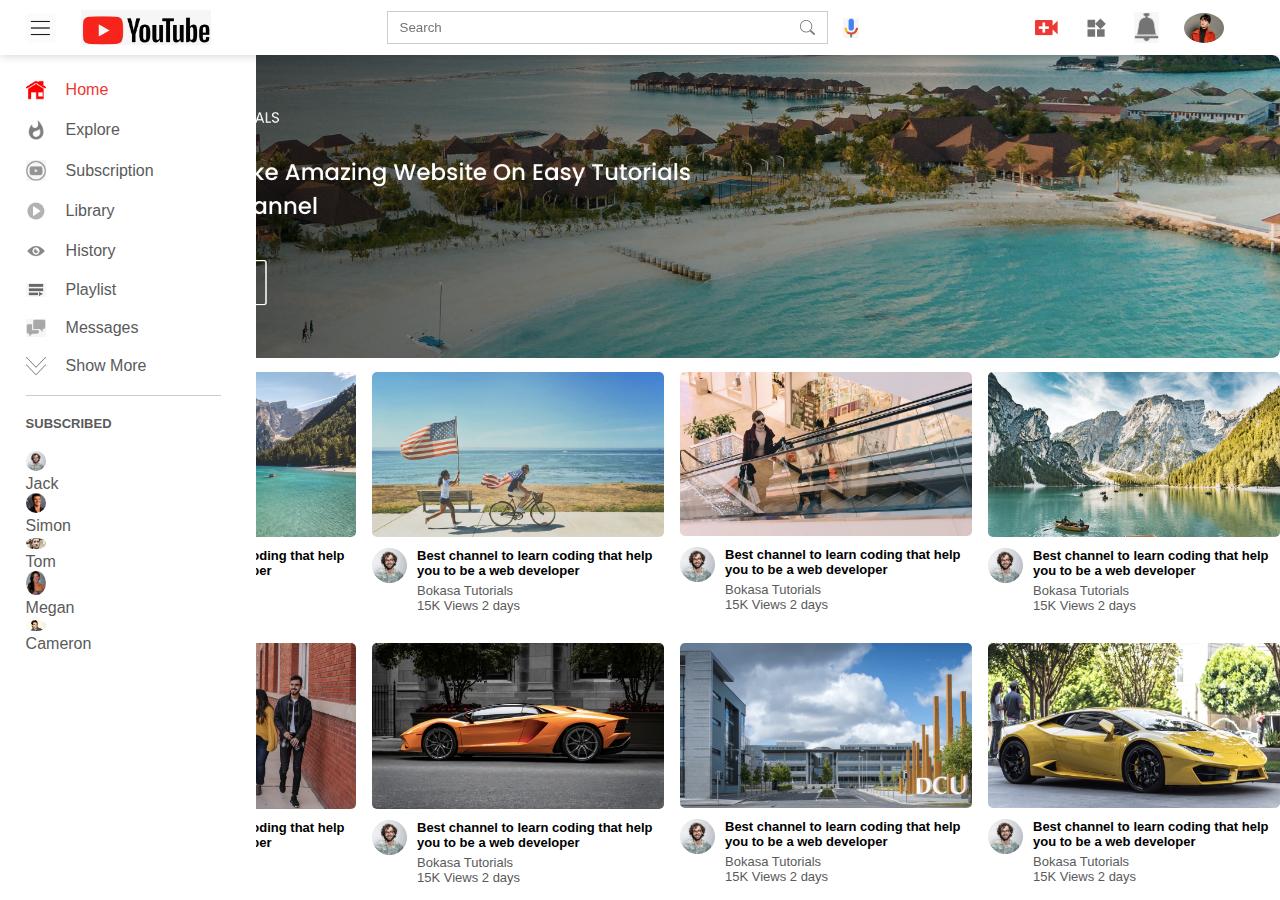
<file: index.html>
<!DOCTYPE html>
<html lang="en">
<head>
    <meta charset="UTF-8">
    <meta http-equiv="X-UA-Compatible" content="IE=edge">
    <meta name="viewport" content="width=device-width, initial-scale=1.0">

    <title>Video Sharing Website</title>
    <link rel="stylesheet" href="https://use.fontawesome.com/releases/v5.15.4/css/all.css" integrity="sha384-DyZ88mC6Up2uqS4h/KRgHuoeGwBcD4Ng9SiP4dIRy0EXTlnuz47vAwmeGwVChigm" crossorigin="anonymous">
    <link rel="stylesheet" href="style.css">
</head> 
<body>
    <nav class="flex-div">
     <div class="nav-left flex-div">
         <img src="assets/image/menu1.png" class="menu-icon" alt="">
         <img src="assets/image/youtube.png" class="logo" alt="">
     </div>
     <div class="nav-middle flex-div">
         <div class="search-box flex-div">
         <input type="text" placeholder="Search">
         <img src="assets/image/search.png" alt="">
         </div>
         <img src="assets/image/search-voice.png" class="mic-icon" alt="">


     </div>
     <div class="nav-right flex-div">
           <img src="assets/image/upload.png" alt="">
           <img src="assets/image/more.png" alt="">
           <img src="assets/image/notification.png" alt="">
           <img src="assets/image/jack.jpeg" class="user-icon" alt="">
     </div>
    </nav>

    <!-- sidebar -->

    <div class="sidebar">
        <div class="shortcut-links">
            <a href=""><img src="assets/image/home.png" alt=""><p>Home</p></a>
            <a href=""><img src="assets/image/explore.png" alt=""><p>Explore</p></a>
            <a href=""><img src="assets/image/subscription.png" alt=""><p>Subscription</p></a>
            <a href=""><img src="assets/image/library.png" alt=""><p>Library</p></a>
            <a href=""><img src="assets/image/history.png" alt=""><p>History</p></a>
            <a href=""><img src="assets/image/palylist.png" alt=""><p>Playlist</p></a>
            <a href=""><img src="assets/image/message.png" alt=""><p>Messages</p></a>
            <a href=""><img src="assets/image/show-more.png" alt=""><p>Show More</p></a>
            <hr>
           
        </div>
        <div class="subscribed-list">
            <h3>SUBSCRIBED</h3>
            <a href=""><img src="assets/image/Jack.png" alt=""><p>Jack</p></a>
            <a href=""><img src="assets/image/simon.jpeg" alt=""><p>Simon</p></a>
            <a href=""><img src="assets/image/tom.jpeg" alt=""><p>Tom</p></a>
            <a href=""><img src="assets/image/megan.jpeg" alt=""><p>Megan</p></a>
            <a href=""><img src="assets/image/cameron.jpeg" alt=""><p>Cameron</p></a>
        </div>
    </div>

<!--   main -->

<div class="conntainer">
    <div class="banner">
        <img src="assets/image/banner.png">
    </div>
    <div class="list-container">
        <div class="video-list">
            <a href="play-video.html"> <img src="assets/image/thumbnail1.png" class="thumbnial" alt=""></a>
           
            <div class="flex-div">
                <img src="assets/image/Jack.png" alt="">
                <div class="video-info">
                    <a href="play-video.html">Best channel to learn coding that help you to be a web developer</a>
                    <p>Bokasa Tutorials</p>
                    <p>15K Views &bull; 2 days</p>
                </div>
            </div>
        </div>
        <div class="video-list">
            <a href=""> <img src="assets/image/thumbnail2.png" class="thumbnial" alt=""></a>
           
            <div class="flex-div">
                <img src="assets/image/Jack.png" alt="">
                <div class="video-info">
                    <a href="">Best channel to learn coding that help you to be a web developer</a>
                    <p>Bokasa Tutorials</p>
                    <p>15K Views 2 days</p>
                </div>
            </div>
        </div>
        <div class="video-list">
            <a href=""> <img src="assets/image/thumbnail3.png" class="thumbnial" alt=""></a>
           
            <div class="flex-div">
                <img src="assets/image/Jack.png" alt="">
                <div class="video-info">
                    <a href="">Best channel to learn coding that help you to be a web developer</a>
                    <p>Bokasa Tutorials</p>
                    <p>15K Views 2 days</p>
                </div>
            </div>
        </div>
        <div class="video-list">
            <a href=""> <img src="assets/image/thumbnail4.png" class="thumbnial" alt=""></a>
           
            <div class="flex-div">
                <img src="assets/image/Jack.png" alt="">
                <div class="video-info">
                    <a href="">Best channel to learn coding that help you to be a web developer</a>
                    <p>Bokasa Tutorials</p>
                    <p>15K Views 2 days</p>
                </div>
            </div>
        </div>
        <div class="video-list">
            <a href=""> <img src="assets/image/thumbnail5.png" class="thumbnial" alt=""></a>
           
            <div class="flex-div">
                <img src="assets/image/Jack.png" alt="">
                <div class="video-info">
                    <a href="">Best channel to learn coding that help you to be a web developer</a>
                    <p>Bokasa Tutorials</p>
                    <p>15K Views 2 days</p>
                </div>
            </div>
        </div>
        <div class="video-list">
            <a href=""> <img src="assets/image/thumbnail6.png" class="thumbnial" alt=""></a>
           
            <div class="flex-div">
                <img src="assets/image/Jack.png" alt="">
                <div class="video-info">
                    <a href="">Best channel to learn coding that help you to be a web developer</a>
                    <p>Bokasa Tutorials</p>
                    <p>15K Views 2 days</p>
                </div>
            </div>
        </div> 
        <div class="video-list">
            <a href=""> <img src="assets/image/thumbnail7.png" class="thumbnial" alt=""></a>
           
            <div class="flex-div">
                <img src="assets/image/Jack.png" alt="">
                <div class="video-info">
                    <a href="">Best channel to learn coding that help you to be a web developer</a>
                    <p>Bokasa Tutorials</p>
                    <p>15K Views 2 days</p>
                </div>
            </div>
        </div> 
        <div class="video-list">
            <a href=""> <img src="assets/image/thumbnail8.png" class="thumbnial" alt=""></a>
           
            <div class="flex-div">
                <img src="assets/image/Jack.png" alt="">
                <div class="video-info">
                    <a href="">Best channel to learn coding that help you to be a web developer</a>
                    <p>Bokasa Tutorials</p>
                    <p>15K Views 2 days</p>
                </div>
            </div>
        </div> 
    </div>
</div>




<script src="app.js"></script>

</body>
</html>
</file>
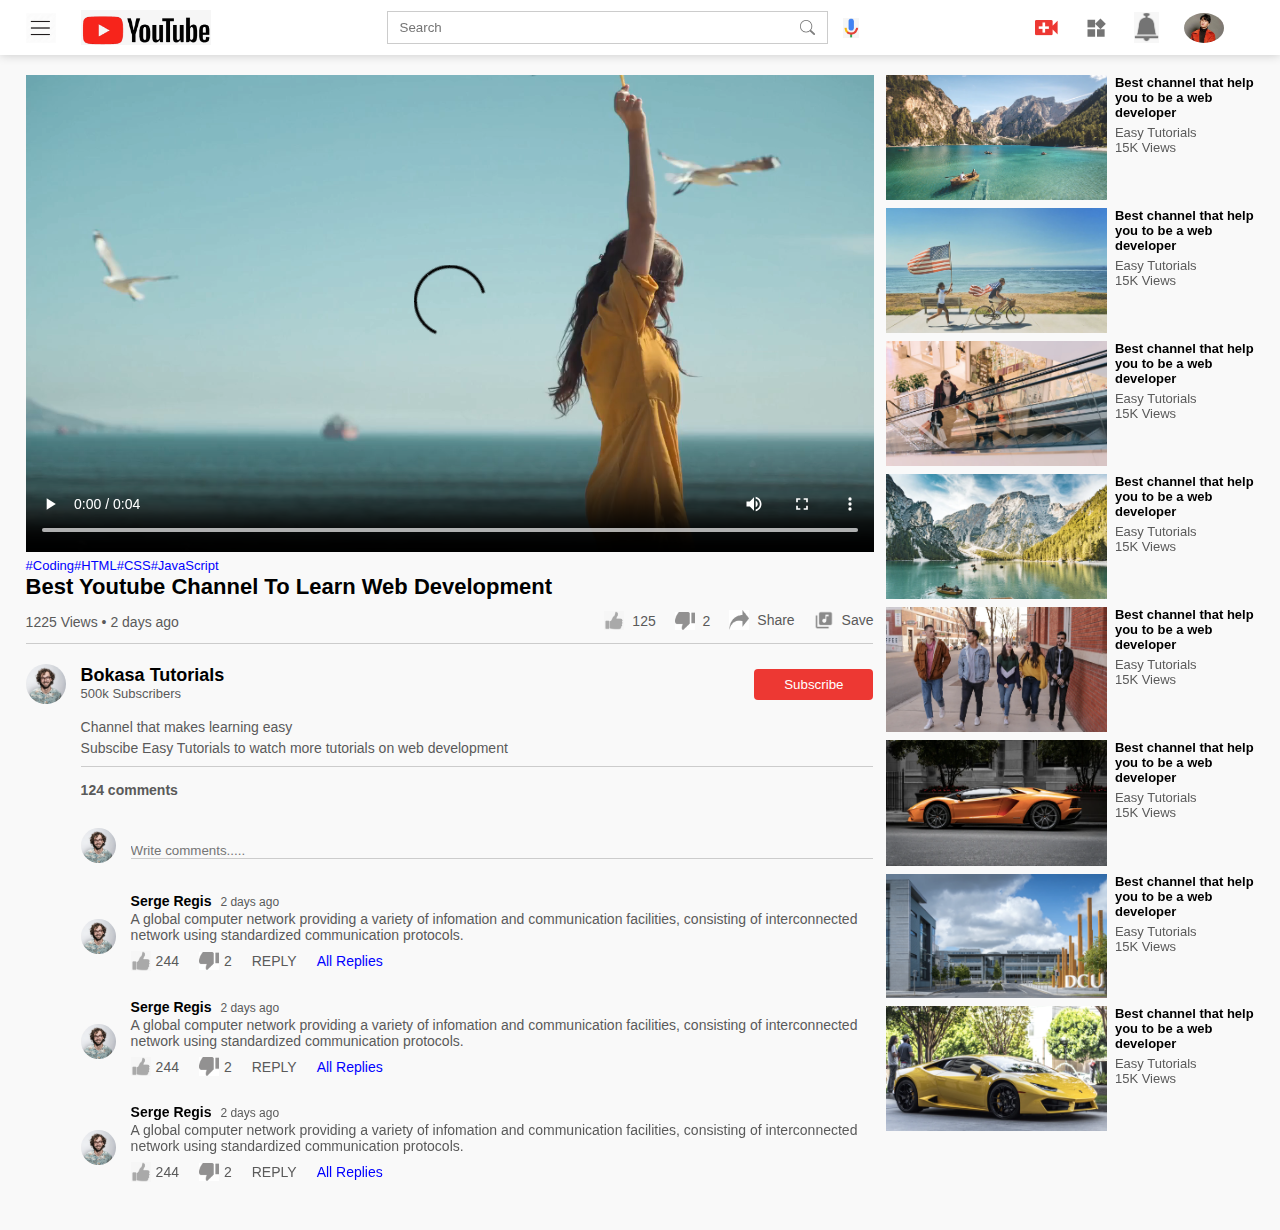
<file: play-video.html>
<!DOCTYPE html>
<html lang="en">
<head>
    <meta charset="UTF-8">
    <meta http-equiv="X-UA-Compatible" content="IE=edge">
    <meta name="viewport" content="width=device-width, initial-scale=1.0">
    <title>Play Video</title>
    <link rel="stylesheet" href="style.css">
</head>
<body>
    <nav class="flex-div">
        <div class="nav-left flex-div">
            <img src="assets/image/menu1.png" class="menu-icon" alt="">
            <img src="assets/image/youtube.png" class="logo" alt="">
        </div>
        <div class="nav-middle flex-div">
            <div class="search-box flex-div">
            <input type="text" placeholder="Search">
            <img src="assets/image/search.png" alt="">
            </div>
            <img src="assets/image/search-voice.png" class="mic-icon" alt="">
   
   
        </div>
        <div class="nav-right flex-div">
              <img src="assets/image/upload.png" alt="">
              <img src="assets/image/more.png" alt="">
              <img src="assets/image/notification.png" alt="">
              <img src="assets/image/jack.jpeg" class="user-icon" alt="">
        </div>
       </nav>
       <div class="container play-container">
           <div class="row">
               <div class="play-video">
                   <video controls autoplay>
                       <source src="assets/image/video.mp4" type="video/mp4">
                   </video>
                   <div class="tags">
                       <a href="">#Coding</a><a href="">#HTML</a><a href="">#CSS</a><a href="">#JavaScript</a>
                   </div>
                   <h3>Best Youtube Channel To Learn Web Development</h3>
                   <div class="play-video-info">
                       <p>1225 Views &bull; 2 days ago</p>
                       <div>
                           <a href=""><img src="assets/image/like.png" alt="">125</a>
                           <a href=""><img src="assets/image/dislike.png" alt="">2</a>
                           <a href=""><img src="assets/image/share.png" alt="">Share</a>
                           <a href=""><img src="assets/image/save.png" alt="">Save</a>
                       </div>
                   </div>
                   <hr>
                   <div class="publisher">
                       <img src="assets/image/Jack.png" alt="">
                   
                   <div>
                       <p>Bokasa Tutorials</p>
                       <span>500k Subscribers</span>

                   </div>
                   <button type="button">Subscribe</button>

                   </div>

                   <div class="vid-description">
                       <p>Channel that makes learning easy</p>
                       <p>Subscibe Easy Tutorials to watch more tutorials on web development</p>
                        <hr>
                        <h4>124 comments</h4>

                        <div class="add-comment">
                            <img src="assets/image/Jack.png" alt="">
                            <input type="text" placeholder="Write comments.....">

                        </div>
                        <div class="old-comment">
                            <img src="assets/image/Jack.png" alt="">
                            <div>
                                <h3>Serge Regis <span>2 days ago</span></h3>
                                <p>A global computer network providing a variety of infomation 
                                    and communication facilities, consisting of interconnected
                                     network using standardized communication protocols.</p>

                                     <div class="comment-action">
                                         <img src="assets/image/like.png" alt="">
                                         <span>244</span>
                                         <img src="assets/image/dislike.png" alt="">
                                         <span>2</span>
                                         <span>REPLY</span>
                                         <a href="">All Replies</a>
                                     </div>
                            </div>
                        </div>

                        <div class="old-comment">
                            <img src="assets/image/Jack.png" alt="">
                            <div>
                                <h3>Serge Regis <span>2 days ago</span></h3>
                                <p>A global computer network providing a variety of infomation 
                                    and communication facilities, consisting of interconnected
                                     network using standardized communication protocols.</p>

                                     <div class="comment-action">
                                         <img src="assets/image/like.png" alt="">
                                         <span>244</span>
                                         <img src="assets/image/dislike.png" alt="">
                                         <span>2</span>
                                         <span>REPLY</span>
                                         <a href="">All Replies</a>
                                     </div>
                            </div>
                        </div>

                        <div class="old-comment">
                            <img src="assets/image/Jack.png" alt="">
                            <div>
                                <h3>Serge Regis <span>2 days ago</span></h3>
                                <p>A global computer network providing a variety of infomation 
                                    and communication facilities, consisting of interconnected
                                     network using standardized communication protocols.</p>

                                     <div class="comment-action">
                                         <img src="assets/image/like.png" alt="">
                                         <span>244</span>
                                         <img src="assets/image/dislike.png" alt="">
                                         <span>2</span>
                                         <span>REPLY</span>
                                         <a href="">All Replies</a>
                                     </div>
                            </div>
                        </div>



                   </div>



               </div>

               <div class="right-sidebar">
                   
                <div class="side-video-list">
                    <img src="assets/image/thumbnail1.png" alt="">
                    <div class="vid-info">
                        <a href="" class="small-thumbnail">Best channel that help you to be a web developer</a>
                        <p>Easy Tutorials</p>
                        <p>15K Views</p>
                    </div>
                </div>
                <div class="side-video-list">
                    <img src="assets/image/thumbnail2.png" alt="">
                    <div class="vid-info">
                        <a href="" class="small-thumbnail">Best channel that help you to be a web developer</a>
                        <p>Easy Tutorials</p>
                        <p>15K Views</p>
                    </div>
                </div>
                <div class="side-video-list">
                    <img src="assets/image/thumbnail3.png" alt="">
                    <div class="vid-info">
                        <a href="" class="small-thumbnail">Best channel that help you to be a web developer</a>
                        <p>Easy Tutorials</p>
                        <p>15K Views</p>
                    </div>
                </div>
                <div class="side-video-list">
                    <img src="assets/image/thumbnail4.png" alt="">
                    <div class="vid-info">
                        <a href="" class="small-thumbnail">Best channel that help you to be a web developer</a>
                        <p>Easy Tutorials</p>
                        <p>15K Views</p>
                    </div>
                </div>
                <div class="side-video-list">
                    <img src="assets/image/thumbnail5.png" alt="">
                    <div class="vid-info">
                        <a href="" class="small-thumbnail">Best channel that help you to be a web developer</a>
                        <p>Easy Tutorials</p>
                        <p>15K Views</p>
                    </div>
                </div>
                <div class="side-video-list">
                    <img src="assets/image/thumbnail6.png" alt="">
                    <div class="vid-info">
                        <a href="" class="small-thumbnail">Best channel that help you to be a web developer</a>
                        <p>Easy Tutorials</p>
                        <p>15K Views</p>
                    </div>
                </div>
                <div class="side-video-list">
                    <img src="assets/image/thumbnail7.png" alt="">
                    <div class="vid-info">
                        <a href="" class="small-thumbnail">Best channel that help you to be a web developer</a>
                        <p>Easy Tutorials</p>
                        <p>15K Views</p>
                    </div>
                </div>
                <div class="side-video-list">
                    <img src="assets/image/thumbnail8.png" alt="">
                    <div class="vid-info">
                        <a href="" class="small-thumbnail">Best channel that help you to be a web developer</a>
                        <p>Easy Tutorials</p>
                        <p>15K Views</p>
                    </div>
                </div>
               </div>
           </div>
       </div>




</body>
</html>
</file>
<file: style.css>
*{
    margin: 0;
    padding: 0;
    box-sizing: border-box;
    font-family: 'poppins', sans-serif;
}
a{
    text-decoration: none;
    color: #5a5a5a;
}
img{
    cursor: pointer ;
    
    
}
.flex-div{
    display: flex;
    align-items: center ;
}
nav{
    padding: 10px 2%;
    justify-content: space-between;
    box-shadow: 0 0 10px rgba(0, 0, 0, 0.2);
    background: #fff;
    position: sticky;
    top: 0;
    z-index: 10;
}
.nav-right img{
    width: 25px;
    margin-right: 25px;
}
.nav-left img{
    width: 80px;
    
}
.nav-right .user-icon{
    width: 40px;
    border-radius: 50%;
    margin-right: 30px;
}
.nav-left .menu-icon{
    width: 30px;
    margin-right: 25px;
}
.nav-left .logo{
    width: 130px;
}
.nav-middle .mic-icon{
    width: 16px;
}
.nav-middle .search-box{
    border: 1px solid #ccc;
    margin-right: 15px;
    padding: 8px 12px;
    /* border-radius: 25px; */
}
.nav-middle .search-box input{
    width: 400px;
    border: 0;
    outline: 0;
    background: transparent;
}
.nav-middle .search-box img{
    width: 15px;
}

/*         sidebar            */


.sidebar{
    
    background: #fff;
    width: 20%;
    height: 100vh;
    position: fixed;
    top: 0;
    padding-left: 2%;
    padding-top: 80px;
}
.shortcut-links a img{
    width: 20px;
    margin-right: 20px;
}
.shortcut-links a{
    display: flex;
    align-items: center;
    margin-bottom: 20px;
    width: fit-content;
    flex-wrap: wrap;
}

.shortcut-links a:first-child{
    color: #ed3833;
}
.sidebar hr{
    border: 0;
    height: 1px;
    background: #ccc;
    width: 85%;
}
.subscribed-list h3{
    font-size: 13px;
    margin: 20px 0;
    color: #5a5a5a;

}
.subscribed-list a{
    position: flex;
    align-items: center;
    margin-bottom: 20px;
    width: fit-content;
    flex-wrap: wrap;
}
.subscribed-list a img{
    width: 20px;
    border-radius: 50%; 
    margin-right: 20px;
}
.small-sidebar{
    width: 5%;

}
.small-sidebar a p{
    display: none;
}
.small-sidebar h3{
    display: none;
}
.small-sidebar hr{
    width: 50%;
    margin-bottom: 25px;
}

/* main */

.container{
    background: #f9f9f9;
    padding-left: 17%;
    padding-right: 2%;
    padding-top: 20px;
    padding-bottom: 20px;
    
}
.large-container{
    padding-left: 2%;
}
.banner{
    width: 100%;
    padding-left: 5%;
    /* height: 100px; */
}
.banner img{
    width: 100%;
    border-radius: 8px;


}
.list-container{
    display: grid;
    grid-template-columns: repeat(auto-fit, minmax(250px,1fr));
    grid-column-gap: 16px;
    grid-row-gap: 30px;
    margin-top: 10px;
    padding-left: 5%;
}
.video-list .thumbnial{
    width: 100%;
    border-radius: 5px;

}
.video-list .flex-div{
    align-items: flex-start;
    margin-top: 7px;
}
.video-list .flex-div img{
    width: 35px;
    margin-right: 10px;
    border-radius: 50%;
}
.video-info{
    color: #5a5a5a;
    font-size: 13px;
}
.video-info a{
    color: #000;
    font-weight: 600;
    display: block;
    margin-bottom: 5px;
}



@media (max-width: 900px){
    .menu-icon{
        display: none;
    }
    .sidebar{
        display: none;
    }
    .container, .large-container{
        padding-left: 5%;
        padding-right: 5%;
    }
    .nav-right img{
        display: none;

    }
    .nav-right .user-icon{
        display: block;
        width: 50px;
    }
    .nav-middle .search-box input{
        width: 100px;
    }
    .nav-middle .mic-icon{
        display: none;
    }
    .logo{
        width: 99px;
    }
    .list-container{
        margin-top: 20px;
    }
}


/* ------------- play video page ----------- */

.play-container{
    padding-left: 2%;
}
.row{
    display: flex;
    justify-content: space-between;
    flex-wrap: wrap;
}
.play-video{
    flex-basis: 69%;
}
.right-sidebar{
    flex-basis: 30%;

}
.play-video video{
    width: 100%;
} 

.side-video-list{
    display: flex;
    justify-content: space-between;
    margin-bottom: 8px;
}
.side-video-list img{
    width: 60%;
    margin-right: 8px;
}
.vid-info{
    color: #5a5a5a;
    font-size: 13px;
}
.vid-info a{
    color: #000;
    font-weight: 600;
    display: block;
    margin-bottom: 5px;
}
.side-video-list .small-thumbnail{
    flex-basis: 49%;
}
.side-video-list .vid-info{
    flex-basis: 49%;
}
.play-video .tags a{
    color: #0000ff;
    font-size: 13px;
}
.play-video h3{
    font-weight: 600;
    font-size: 22px;
}
.play-video .play-video-info{
     display: flex;
     align-items: center;
     justify-content: space-between;
     flex-wrap: wrap;
     margin-top: 10px;
     font-size: 14px;
     color: #5a5a5a;
}
.play-video .play-video-info a img{
    width: 20px;
    margin-right: 8px;
}
.play-video .play-video-info a{
    display: inline-flex;
    align-items: center;
    margin-left: 15px;

}
.play-video hr{
   border: 0;
   height: 1px;
   background: #ccc;
   margin: 10px 0; 
}
.publisher{
    display: flex;
    align-items: center;
    margin-top: 20px;
}

.publisher img{
    width: 40px;
    border-radius: 50%;
    margin-right: 15px;
}
 .publisher div{
    flex: 1;
    line-height: 18px;
}
.publisher div p{
    color: #000;
    font-weight: 600;
    font-size: 18px;
}
.publisher div span{
    font-size: 13px;
    color: #5a5a5a;
} 
.publisher button {
    background: #ed3833;
    color: #fff;
    padding: 8px 30px;
    border: 0;
    outline: 0;
    border-radius: 4px;
    cursor: pointer;
}
.vid-description{
    padding-left: 55px;
    margin: 15px 0;
}
.vid-description p{
    font-size: 14px;
    margin-bottom: 5px;
    color: #5a5a5a;
}
.vid-description h4{
    font-size: 14px;
    color: #5a5a5a;
    margin-top: 15px;

}
.add-comment{
    display: flex;
    align-items: center;
    margin: 30px 0;
}
.add-comment img{
    width: 35px;
    border-radius: 50%;
    margin-right: 15px;
}
.add-comment input{
    border: 0;
    outline: 0;
    border-bottom: 1px solid #ccc;
    width: 100%;
    padding-top: 10px;
    background: transparent;
}
.old-comment{
    display: flex;
    align-items: center;
    margin: 20px 0;
}
.old-comment img{
    width: 35px;
    border-radius: 50%;
    margin-right: 15px;
}
.old-comment h3{
    font-size: 14px;
    margin-bottom: 2px;
}
.old-comment h3 span{
    font-size: 12px;
    color: #5a5a5a;
    font-weight: 500;
    margin-left: 5px;
}
.old-comment .comment-action{
    display: flex;
    align-items: center;
    margin: 8px 0;
    font-size: 14px;
}
.old-comment .comment-action img{
    border-radius: 0;
    width: 20px;
    margin-right: 5px;
}
.old-comment .comment-action span{
    margin-right: 20px;
    color: #5a5a5a;
}
.old-comment .comment-action a{
    color: #0000ff;
}

@media (max-width: 900px){
    .play-video{
        flex-basis: 100%;
    }
    .right-sidebar{
        flex-basis: 100%;
    }
    .play-container{
        padding-left: 5%;
    }
    .vid-description{
        padding-left: 0;
    }
    .play-video .play-video-info a{
        margin-left: 0;
        margin-right: 15px;
        margin-top: 15px ;
    }
}
</file>
